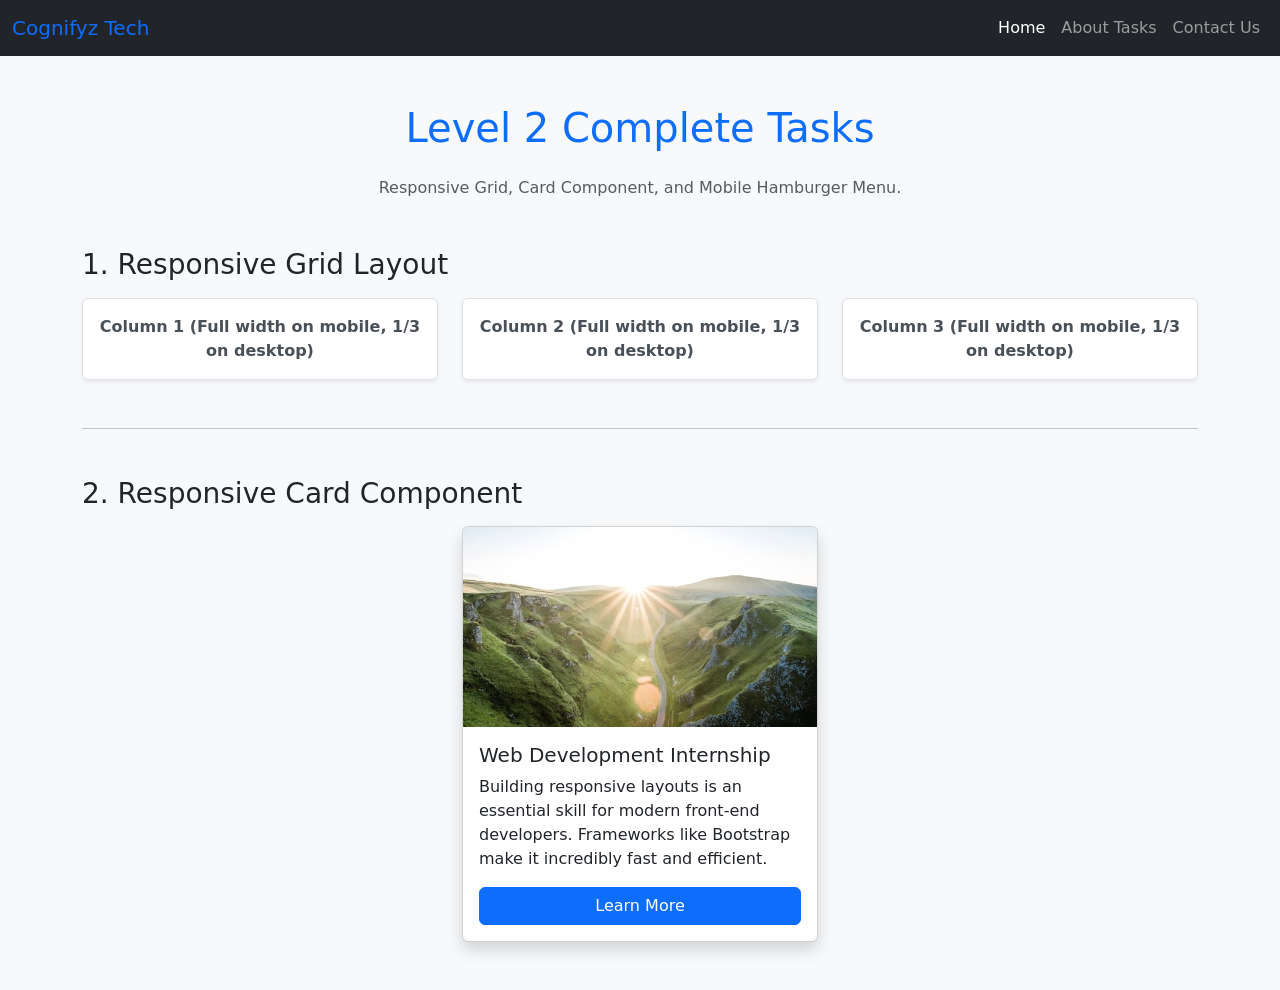
<file: index2.html>
<!DOCTYPE html>
<html lang="en">
<head>
    <meta charset="UTF-8">
    <meta name="viewport" content="width=device-width, initial-scale=1.0">
    <title>Cognifyz Internship - Level 2 Complete</title>
    <!-- Bootstrap CSS की ऑनलाइन लिंक -->
    <link href="https://cdn.jsdelivr.net/npm/bootstrap@5.3.0/dist/css/bootstrap.min.css" rel="stylesheet">
    <link rel="stylesheet" href="style2.css">
</head>
<body class="bg-light">

    <!-- टास्क 2: रिस्पॉन्सिव हैमबर्गर नेविगेशन मेनू -->
    <nav class="navbar navbar-expand-lg navbar-dark bg-dark sticky-top">
        <div class="container-fluid">
            <a class="navbar-brand text-primary font-weight-bold" href="#">Cognifyz Tech</a>
            <!-- यह बटन मोबाइल पर तीन लाइन (हैमबर्गर) बनकर दिखेगा -->
            <button class="navbar-toggler" type="button" data-bs-toggle="collapse" data-bs-toggle="target" data-bs-target="#navbarNav" aria-controls="navbarNav" aria-expanded="false" aria-label="Toggle navigation">
                <span class="navbar-toggler-icon"></span>
            </button>
            <!-- मेनू के लिंक्स -->
            <div class="collapse navbar-collapse" id="navbarNav">
                <ul class="navbar-nav ms-auto">
                    <li class="nav-item"><a class="nav-link active" href="#">Home</a></li>
                    <li class="nav-item"><a class="nav-link" href="#">About Tasks</a></li>
                    <li class="nav-item"><a class="nav-link" href="#">Contact Us</a></li>
                </ul>
            </div>
        </div>
    </nav>

    <!-- मुख्य कंटेनर -->
    <div class="container my-5">
        <h1 class="text-center text-primary mb-4">Level 2 Complete Tasks</h1>
        <p class="text-center text-muted mb-5">Responsive Grid, Card Component, and Mobile Hamburger Menu.</p>

        <!-- टास्क 1: रिस्पॉन्सिव ग्रिड लेआउट -->
        <h3 class="mb-3">1. Responsive Grid Layout</h3>
        <div class="row g-4 text-center mb-5">
            <div class="col-12 col-md-4">
                <div class="p-3 bg-white border rounded shadow-sm grid-box">Column 1 (Full width on mobile, 1/3 on desktop)</div>
            </div>
            <div class="col-12 col-md-4">
                <div class="p-3 bg-white border rounded shadow-sm grid-box">Column 2 (Full width on mobile, 1/3 on desktop)</div>
            </div>
            <div class="col-12 col-md-4">
                <div class="p-3 bg-white border rounded shadow-sm grid-box">Column 3 (Full width on mobile, 1/3 on desktop)</div>
            </div>
        </div>

        <hr class="my-5">

        <!-- टास्क 1 (बोनस पार्ट): रिस्पॉन्सिव कार्ड कॉम्पोनेंट -->
        <h3 class="mb-3">2. Responsive Card Component</h3>
        <div class="row justify-content-center">
            <div class="col-12 col-sm-8 col-md-4">
                <div class="card shadow">
                    <!-- img1.jpg की जगह अपनी इमेज का नाम रखें -->
                    <img src="../kk.jpeg" class="card-img-top" alt="Card Technology Image">
                    <div class="card-body">
                        <h5 class="card-title">Web Development Internship</h5>
                        <p class="card-text">Building responsive layouts is an essential skill for modern front-end developers. Frameworks like Bootstrap make it incredibly fast and efficient.</p>
                        <a href="#" class="btn btn-primary w-100">Learn More</a>
                    </div>
                </div>
            </div>
        </div>
    </div>

    <!-- Bootstrap JS की ऑनलाइन लिंक (यह हैमबर्गर मेनू को खोलने/बंद करने के लिए ज़रूरी है) -->
    <script src="https://cdn.jsdelivr.net/npm/bootstrap@5.3.0/dist/js/bootstrap.bundle.min.js"></script>
</body>
</html>
</file>
<file: style2.css>
/* ग्रिड बॉक्स को थोड़ा सा कस्टमाइज करने के लिए */
.grid-box {
    font-weight: bold;
    color: #495057;
    transition: transform 0.2s;
}

.grid-box:hover {
    transform: translateY(-5px);
    border-color: #007bff !important;
}

/* कार्ड इमेज की सेटिंग */
.card-img-top {
    height: 200px;
    object-fit: cover;
}
/* ग्रिड बॉक्स कस्टमाइजेशन */
.grid-box {
    font-weight: bold;
    color: #495057;
    transition: transform 0.2s;
}

.grid-box:hover {
    transform: translateY(-5px);
    border-color: #007bff !important;
}

/* कार्ड इमेज सेटिंग */
.card-img-top {
    height: 200px;
    object-fit: cover;
}

/* CSS Media Queries (टास्क 2 के लिए रिस्पॉन्सिव डिजाइन) */
@media (max-width: 768px) {
    h1 {
        font-size: 24px; /* मोबाइल स्क्रीन पर हेडिंग का साइज छोटा हो जाएगा */
    }
    .grid-box {
        background-color: #e9ecef !important; /* मोबाइल पर ग्रिड का बैकग्राउंड बदल जाएगा */
    }
}
/* ग्रिड बॉक्स कस्टमाइजेशन */
.grid-box {
    font-weight: bold;
    color: #495057;
    transition: transform 0.2s;
}

.grid-box:hover {
    transform: translateY(-5px);
    border-color: #007bff !important;
}

/* कार्ड इमेज सेटिंग */
.card-img-top {
    height: 200px;
    object-fit: cover;
}

/* CSS Media Queries (टास्क 2 के लिए रिस्पॉन्सिव डिजाइन) */
@media (max-width: 768px) {
    h1 {
        font-size: 24px; /* मोबाइल स्क्रीन पर हेडिंग का साइज छोटा हो जाएगा */
    }
    .grid-box {
        background-color: #e9ecef !important; /* मोबाइल पर ग्रिड का बैकग्राउंड बदल जाएगा */
    }
}
</file>
